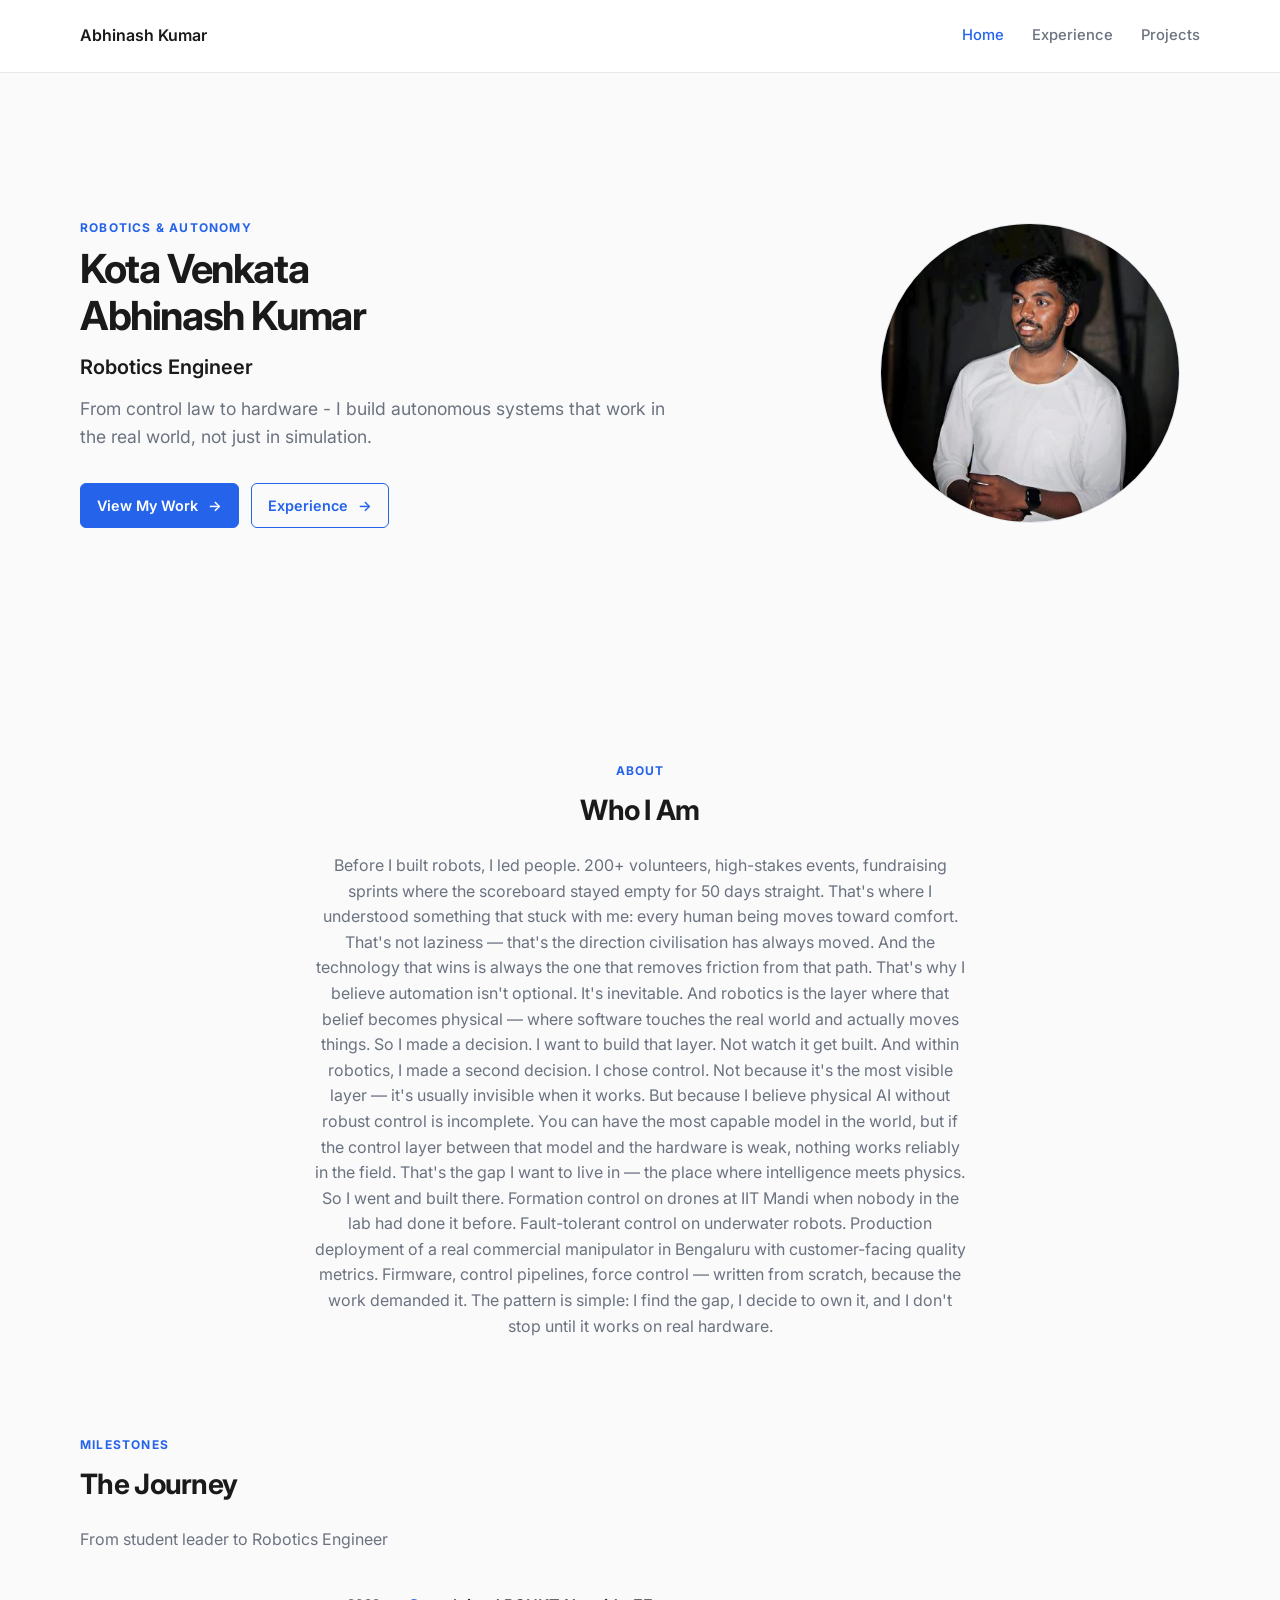
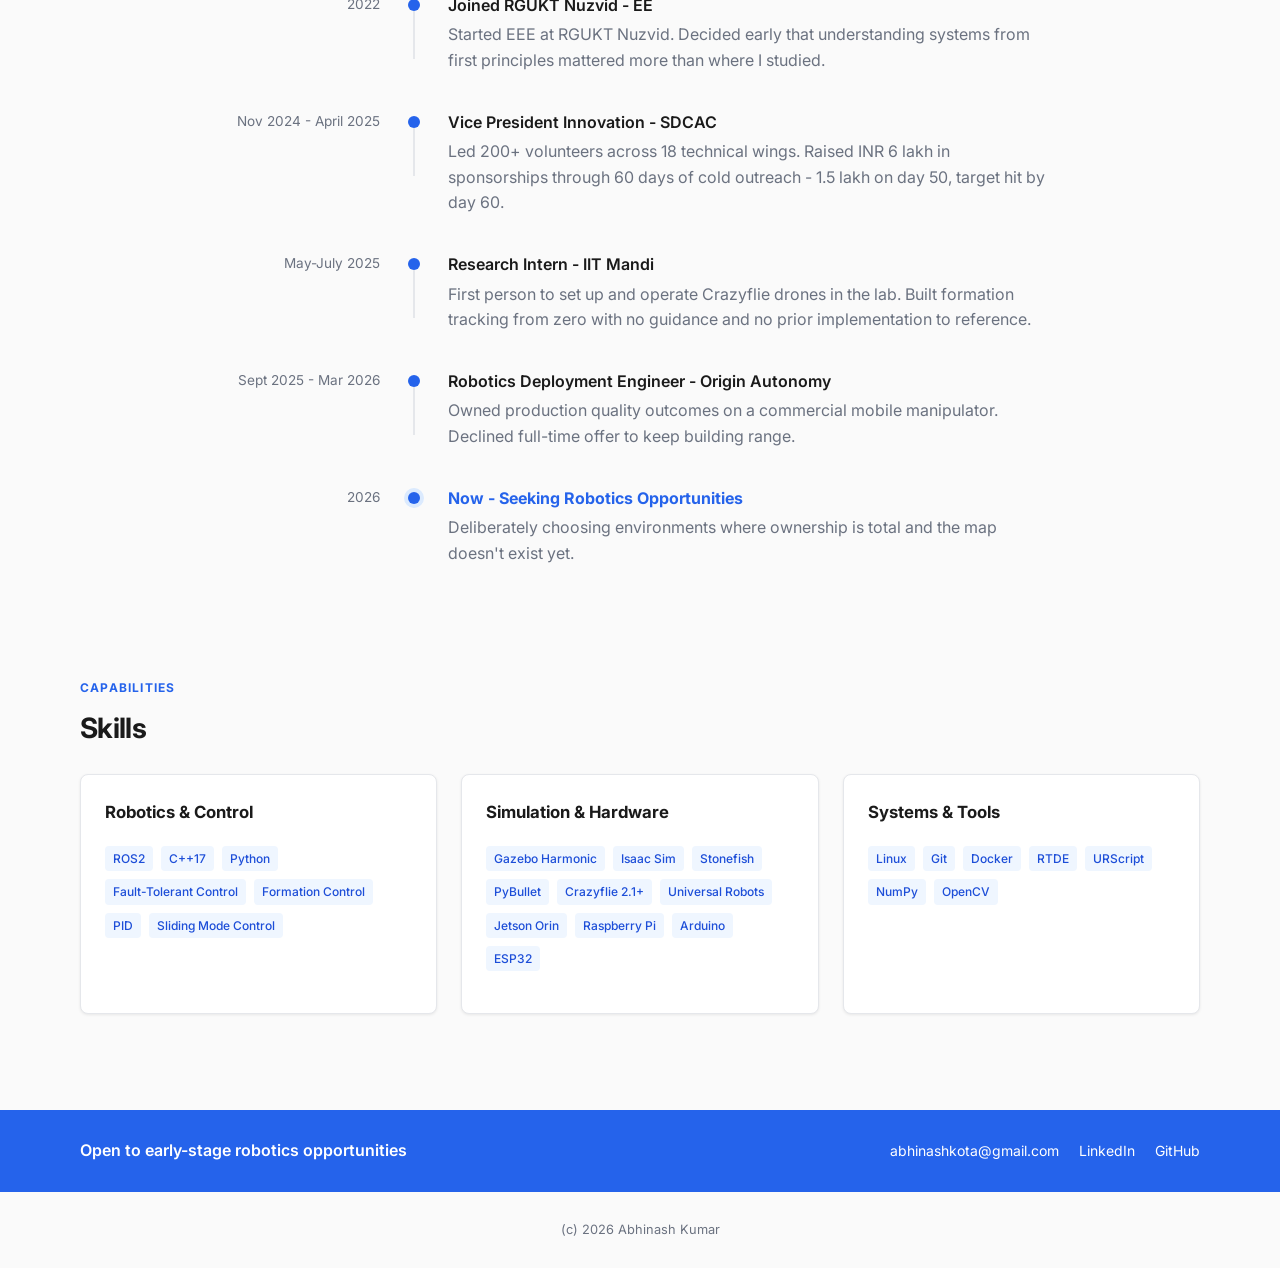
<file: index.html>
﻿<!-- To share: zip the entire portfolio/ folder and send. To host: upload to GitHub Pages or Netlify drag-and-drop. -->
<!doctype html>
<html lang="en">
<head>
  <meta charset="UTF-8">
  <meta name="viewport" content="width=device-width, initial-scale=1.0">
  <meta name="description" content="Portfolio of Kota Venkata Abhinash Kumar, Robotics Engineer.">
  <title>Abhinash Kumar | Robotics Engineer</title>
  <link rel="preconnect" href="https://fonts.googleapis.com">
  <link rel="preconnect" href="https://fonts.gstatic.com" crossorigin>
  <link href="https://fonts.googleapis.com/css2?family=Inter:wght@400;500;600;700&display=swap" rel="stylesheet">
  <link rel="stylesheet" href="style.css">
</head>
<body>
  <!-- Site navigation -->
  <header class="site-header">
<nav class="nav container" aria-label="Primary navigation">
    <a class="brand" href="index.html">Abhinash Kumar</a>
    <button class="nav-toggle" aria-label="Toggle navigation" aria-expanded="false">
<span>
</span>
<span>
</span>
<span>
</span>
</button>
    <div class="nav-links">
<a class="active" href="index.html">Home</a>
<a href="experience.html">Experience</a>
<a href="projects.html">Projects</a>
</div>
  </nav>
</header>
  <main>
    <!-- Hero -->
    <section class="hero container">
      <div class="hero-copy">
<p class="eyebrow">Robotics &amp; autonomy</p>
<h1>Kota Venkata<br>Abhinash Kumar</h1>
<p class="hero-title">Robotics Engineer</p>
<p class="lead">From control law to hardware  -  I build autonomous systems that work in the real world, not just in simulation.</p>
<div class="actions">
<a class="button primary" href="projects.html">View My Work <span> -> </span>
</a>
<a class="button secondary" href="experience.html">Experience <span> -> </span>
</a>
</div>
</div>
      <!-- /* Replace with: assets/images/profile-photo.jpg */ -->
      <img class="profile-photo" src="assets/images/profile-photo.jpg" alt="Kota Venkata Abhinash Kumar">
      <div class="profile-placeholder" role="img" aria-label="Profile Photo placeholder">
<span>Profile Photo</span>
<small>300 x 300px</small>
</div>
    </section>
    <!-- About -->
    <section class="about section-narrow">
<p class="eyebrow">About</p>
<h2>Who I Am</h2>
<p>Before I built robots, I led people.
200+ volunteers, high-stakes events, fundraising sprints where the scoreboard stayed empty for 50 days straight. That's where I understood something that stuck with me: every human being moves toward comfort. That's not laziness — that's the direction civilisation has always moved. And the technology that wins is always the one that removes friction from that path.
That's why I believe automation isn't optional. It's inevitable. And robotics is the layer where that belief becomes physical — where software touches the real world and actually moves things.
So I made a decision. I want to build that layer. Not watch it get built.
And within robotics, I made a second decision. I chose control. Not because it's the most visible layer — it's usually invisible when it works. But because I believe physical AI without robust control is incomplete. You can have the most capable model in the world, but if the control layer between that model and the hardware is weak, nothing works reliably in the field. That's the gap I want to live in — the place where intelligence meets physics.
So I went and built there. Formation control on drones at IIT Mandi when nobody in the lab had done it before. Fault-tolerant control on underwater robots. Production deployment of a real commercial manipulator in Bengaluru with customer-facing quality metrics. Firmware, control pipelines, force control — written from scratch, because the work demanded it.
The pattern is simple: I find the gap, I decide to own it, and I don't stop until it works on real hardware.</p>
</section>
    <!-- Achievement timeline -->
    <section class="journey container">
<div class="section-intro">
<p class="eyebrow">Milestones</p>
<h2>The Journey</h2>
<p>From student leader to Robotics Engineer </p>
</div>
<div class="timeline">
      <article class="timeline-item">
<p class="timeline-date">2022</p>
<div class="timeline-marker" aria-hidden="true">
</div>
<div class="timeline-content">
<h3>Joined RGUKT Nuzvid  -  EE</h3>
<p>Started EEE at RGUKT Nuzvid. Decided early that understanding systems from first principles mattered more than where I studied.</p>
</div>
</article>
      <article class="timeline-item">
<p class="timeline-date">Nov 2024 - April 2025</p>
<div class="timeline-marker" aria-hidden="true">
</div>
<div class="timeline-content">
<h3>Vice President Innovation  -  SDCAC</h3>
<p>Led 200+ volunteers across 18 technical wings. Raised INR 6 lakh in sponsorships through 60 days of cold outreach  -  1.5 lakh on day 50, target hit by day 60.</p>
</div>
</article>
      <article class="timeline-item">
<p class="timeline-date">May-July 2025</p>
<div class="timeline-marker" aria-hidden="true">
</div>
<div class="timeline-content">
<h3>Research Intern  -  IIT Mandi</h3>
<p>First person to set up and operate Crazyflie drones in the lab. Built formation tracking from zero with no guidance and no prior implementation to reference.</p>
</div>
</article>
      <article class="timeline-item">
<p class="timeline-date">Sept 2025 - Mar 2026</p>
<div class="timeline-marker" aria-hidden="true">
</div>
<div class="timeline-content">
<h3>Robotics Deployment Engineer  -  Origin Autonomy</h3>
<p>Owned production quality outcomes on a commercial mobile manipulator. Declined full-time offer to keep building range.</p>
</div>
</article>
      <article class="timeline-item current">
<p class="timeline-date">2026</p>
<div class="timeline-marker" aria-hidden="true">
</div>
<div class="timeline-content">
<h3>Now  -  Seeking Robotics Opportunities</h3>
<p>Deliberately choosing environments where ownership is total and the map doesn't exist yet.</p>
</div>
</article>
    </div>
</section>
    <!-- Skills -->
    <section class="skills container">
<div class="section-intro">
<p class="eyebrow">Capabilities</p>
<h2>Skills</h2>
</div>
<div class="skill-grid">
      <article class="card skill-card">
<h3>Robotics &amp; Control</h3>
<div class="tags">
<span>ROS2</span>
<span>C++17</span>
<span>Python</span>
<span>Fault-Tolerant Control</span>
<span>Formation Control</span>
<span>PID</span>
<span>Sliding Mode Control</span>
</div>
</article>
      <article class="card skill-card">
<h3>Simulation &amp; Hardware</h3>
<div class="tags">
<span>Gazebo Harmonic</span>
<span>Isaac Sim</span>
<span>Stonefish</span>
<span>PyBullet</span>
<span>Crazyflie 2.1+</span>
<span>Universal Robots</span>
<span>Jetson Orin</span>
<span>Raspberry Pi</span>
<span>Arduino</span>
<span>ESP32</span>
</div>
</article>
      <article class="card skill-card">
<h3>Systems &amp; Tools</h3>
<div class="tags">
<span>Linux</span>
<span>Git</span>
<span>Docker</span>
<span>RTDE</span>
<span>URScript</span>
<span>NumPy</span>
<span>OpenCV</span>
</div>
</article>
    </div>
</section>
    <!-- Contact -->
    <section class="contact-strip">
<div class="container contact-content">
<p>Open to early-stage robotics opportunities</p>
<div>
<a href="mailto:abhinashkota@gmail.com">abhinashkota@gmail.com</a>
<a href="https://linkedin.com/in/kota-abhinash" target="_blank" rel="noopener">LinkedIn</a>
<a href="https://github.com/AbhinashKumar-kota" target="_blank" rel="noopener">GitHub</a>
</div>
</div>
</section>
  </main>
  <!-- Footer -->
<footer>(c) 2026 Abhinash Kumar</footer>
<script src="script.js">
</script>
</body>
</html>
</file>
<file: style.css>
﻿:root{--bg:#FAFAFA;--text:#1A1A1A;--accent:#2563EB;--card:#FFF;--border:#E5E7EB;--muted:#6B7280;--placeholder:#F3F4F6;--dark:#1F2937;--amber:#B45309;--amber-bg:#FEF3C7;--shadow:0 1px 3px rgba(0,0,0,.08);--radius:8px;--space:8px;--container:1120px}
*{box-sizing:border-box}
html{scroll-behavior:smooth}
body{margin:0;background:var(--bg);color:var(--text);font-family:Inter,Arial,sans-serif;font-size:16px;line-height:1.6}
.container{width:min(calc(100% - 48px),var(--container));margin:auto}
.site-header{position:sticky;top:0;z-index:10;background:#fff;border-bottom:1px solid var(--border)}
.nav{height:72px;display:flex;align-items:center;justify-content:space-between}
.brand{font-weight:600;color:var(--text);text-decoration:none}
.nav-links{display:flex;align-items:center;gap:28px}
.nav-links a{color:var(--muted);font-size:.925rem;font-weight:500;text-decoration:none;transition:color .2s ease}
.nav-links a:hover,.nav-links .active{color:var(--accent)}
.nav-toggle{display:none;border:0;background:transparent;padding:8px;cursor:pointer}
.nav-toggle span{display:block;width:22px;height:2px;background:var(--text);margin:4px}
.hero{display:grid;grid-template-columns:1fr 320px;gap:80px;align-items:center;min-height:600px;padding:80px 0}
.eyebrow,.project-number,.small-label{margin:0 0 8px;color:var(--accent);font-size:.75rem;font-weight:700;letter-spacing:.1em;text-transform:uppercase}
.hero h1,.page-heading h1{font-size:2.5rem;line-height:1.18;letter-spacing:-.035em;margin:0}
.hero-title{font-size:1.25rem;font-weight:600;margin:12px 0}
.lead{font-size:1.1rem;color:var(--muted);max-width:600px;margin:0}
.actions{display:flex;gap:12px;margin-top:32px}
.button{display:inline-flex;align-items:center;gap:10px;border:1px solid var(--accent);border-radius:6px;padding:10px 16px;font-size:.9rem;font-weight:600;text-decoration:none;transition:all .2s ease}
.button.primary{background:var(--accent);color:#fff}
.button.secondary{color:var(--accent);background:transparent}
.button:hover{transform:translateY(-1px);box-shadow:var(--shadow)}
.profile-placeholder{height:300px;width:300px;border-radius:50%;background:var(--placeholder);border:1px dashed #D1D5DB;color:var(--muted);display:flex;flex-direction:column;align-items:center;justify-content:center;text-align:center}
.profile-photo{width:300px;height:300px;object-fit:cover;border-radius:50%;border:1px solid var(--border)}
.profile-photo.image-ready+.profile-placeholder{display:none}
.profile-photo.image-missing{display:none}
.placeholder small,.profile-placeholder small,.video-placeholder small{display:block;font-size:.75rem;margin-top:4px;color:var(--muted)}
.section-narrow{max-width:700px;margin:0 auto;padding:88px 24px 96px;text-align:center}
.section-narrow h2,.section-intro h2{font-size:1.75rem;letter-spacing:-.025em;margin:0 0 20px}
.section-narrow p:last-child{color:var(--muted);margin:0}
.skills{padding:16px 0 96px}
.section-intro{margin-bottom:24px}
.skill-grid{display:grid;grid-template-columns:repeat(3,1fr);gap:24px}
.card{background:var(--card);border:1px solid var(--border);border-radius:var(--radius);box-shadow:var(--shadow)}
.skill-card{padding:24px}
.skill-card h3{font-size:1.05rem;margin:0 0 20px}
.tags{display:flex;flex-wrap:wrap;gap:8px;margin:18px 0}
.tags span{font-size:.75rem;background:#EFF6FF;color:#1D4ED8;padding:3px 8px;border-radius:4px;font-weight:500}
.contact-strip{background:var(--accent);color:#fff;padding:28px 0}
.contact-content{display:flex;justify-content:space-between;align-items:center;gap:24px}
.contact-content p{font-weight:600;margin:0}
.contact-content div{display:flex;gap:20px}
.contact-content a{color:#fff;text-decoration:none;font-size:.875rem}
.contact-content a:hover{text-decoration:underline}
footer{text-align:center;color:var(--muted);font-size:.8rem;padding:28px 24px}
.page{padding-top:72px}
.page-heading{padding-bottom:56px}
.page-heading h1{margin-bottom:8px}
.page-heading>p:last-child{color:var(--muted);margin:0}
.experience-card{display:grid;grid-template-columns:minmax(0,1.1fr) minmax(340px,.9fr);gap:48px;padding:40px 0;border-top:1px solid var(--border)}
.experience-card:last-of-type{border-bottom:1px solid var(--border)}
.company{font-weight:700;margin:0;color:var(--accent)}
.company span{color:var(--muted);font-weight:400}
.experience-copy h2,.project-copy h2{font-size:1.5rem;letter-spacing:-.025em;line-height:1.3;margin:4px 0}
.meta{font-size:.875rem;color:var(--muted);margin:0}
.experience-copy section{margin-top:28px}
.experience-copy h3{font-size:.8rem;text-transform:uppercase;letter-spacing:.08em;margin:0 0 8px}
.experience-copy section p,.experience-copy li{color:#374151}
.experience-copy ul,.highlights{padding-left:20px;margin:8px 0}
.experience-copy li,.highlights li{margin-bottom:8px}
.results li::marker{color:var(--accent)}
.media-grid{display:grid;grid-template-columns:1fr;gap:16px;align-content:start}
.origin-media-grid{display:block}
.origin-media-gallery{display:flex;gap:16px;overflow-x:auto;padding:0 0 12px;scroll-snap-type:x mandatory;scrollbar-color:var(--border) transparent}
.origin-media-slide{flex:0 0 100%;scroll-snap-align:start;margin:0;background:var(--card);border:1px solid var(--border);border-radius:var(--radius);box-shadow:var(--shadow);overflow:hidden}
.origin-slide-image,.origin-slide-video{display:block;width:100%;height:auto;aspect-ratio:16/9;min-height:0;border:0;border-radius:0;object-fit:contain;background:var(--placeholder)}
.origin-setup-image{object-fit:cover}
.origin-media-slide figcaption{padding:10px 14px;color:var(--muted);font-size:.8rem}
.gallery-hint{margin:4px 0 0;color:var(--muted);font-size:.8rem;text-align:right}
.placeholder{background:var(--placeholder);border:1px dashed #D1D5DB;color:var(--muted);display:flex;flex-direction:column;align-items:center;justify-content:center;text-align:center;padding:24px;font-size:.875rem;line-height:1.4}
.media-image{display:block;width:100%;height:100%;object-fit:cover;border:1px solid var(--border);border-radius:var(--radius)}
.media-image.diagram{object-fit:contain;background:#FFFFFF}
.media-image.technical-figure{height:auto;object-fit:contain;background:#FFFFFF}
.media-image.blue-rov-architecture,.media-image.blue-rov-result,.media-image.bmo-architecture,.media-image.bmo-workflow{min-height:0;aspect-ratio:auto}
.media-image.blue-rov-architecture{width:85%;max-height:210px;margin:0 auto}
.media-image.bmo-workflow{width:auto;max-width:100%;max-height:390px;margin:0 auto}
.media-image.formation-image{width:100%;min-height:0;aspect-ratio:auto}
.media-image.image-ready+.placeholder{display:none}
.media-image.image-missing{display:none}
.zoomable-image{cursor:zoom-in}
.image-modal{max-width:min(94vw,1440px);max-height:94vh;margin:auto;padding:0;border:0;border-radius:var(--radius);background:var(--dark);box-shadow:0 16px 48px rgba(0,0,0,.35)}
.image-modal::backdrop{background:rgba(17,24,39,.82)}
.image-modal-content{display:block;max-width:94vw;max-height:90vh;width:auto;height:auto;object-fit:contain}
.image-modal-close{position:absolute;top:10px;right:10px;width:36px;height:36px;border:0;border-radius:50%;background:rgba(255,255,255,.92);color:var(--text);font-size:1.75rem;line-height:1;cursor:pointer}
.project-video{display:block;width:100%;height:auto;min-height:250px;aspect-ratio:16/9;object-fit:contain;background:var(--dark);border:1px solid var(--border);border-radius:var(--radius)}
.project-video.blue-rov-video{min-height:0;aspect-ratio:auto}
.media-video{display:block;width:100%;height:auto;min-height:250px;aspect-ratio:16/9;object-fit:contain;background:var(--dark);border:1px solid var(--border);border-radius:var(--radius)}
.media-video.origin-slide-video{min-height:0;border:0;border-radius:0}
.landscape{min-height:250px}
.portraitish{min-height:300px}
.education{padding:32px;margin:72px 0 16px}
.education h2{font-size:1.25rem;margin:0 0 24px}
.education-info{display:grid;grid-template-columns:1fr .7fr 2fr;gap:24px}
.education-info p{color:var(--muted);margin:0;font-size:.9rem}
.education-info strong{color:var(--text)}
.project-card{display:grid;grid-template-columns:minmax(0,1.15fr) minmax(340px,.85fr);gap:48px;padding:56px 0;border-top:1px solid var(--border)}
.project-card.reverse .project-copy{order:2}
.project-card.reverse .project-media{order:1}
.project-summary{color:var(--muted);margin:18px 0 24px}
.diagram{min-height:300px}
.project-media{display:flex;flex-direction:column;gap:16px;justify-content:center}
.project-media>.media-image,.project-media>.project-video{flex:none}
.result-image{min-height:350px}
.stat-grid{display:grid;grid-template-columns:repeat(3,1fr);gap:8px;margin:16px 0}
.stat-grid div{border:1px solid var(--border);border-radius:6px;padding:12px}
.stat-grid strong{display:block;font-size:1.1rem;color:var(--accent)}
.stat-grid span{display:block;font-size:.7rem;color:var(--muted);line-height:1.35;margin-top:4px}
blockquote{border-left:3px solid var(--accent);padding-left:14px;margin:24px 0;color:#374151;font-weight:500}
.highlights{color:#374151;margin-bottom:28px}
.status{display:inline-block;vertical-align:middle;font-size:.7rem;font-weight:600;letter-spacing:0;background:var(--amber-bg);color:var(--amber);border-radius:999px;padding:3px 8px;margin-left:4px}
.video-placeholder{min-height:350px;background:var(--dark);color:#fff;display:flex;flex-direction:column;justify-content:center;align-items:center;text-align:center;padding:24px}
.video-placeholder p{margin:12px 0 0;font-size:.875rem}
.video-placeholder small{color:#D1D5DB}
.bmo-video-slot{min-height:220px;margin:24px 0}
.play{display:grid;place-items:center;width:52px;height:52px;border:2px solid #fff;border-radius:50%;padding-left:3px}
.three-media{display:grid;grid-template-columns:1fr 1fr}
.three-media .result-image{grid-column:span 2;min-height:280px}
.compact{align-items:center}
.compact .project-media .landscape{min-height:280px}

@media(max-width:768px){.container{width:min(calc(100% - 32px),var(--container))}
.nav{height:64px;position:relative}
.nav-toggle{display:block}
.nav-links{display:none;position:absolute;right:0;top:63px;width:180px;padding:16px;background:#fff;border:1px solid var(--border);border-radius:0 0 var(--radius) var(--radius);box-shadow:var(--shadow);flex-direction:column;align-items:flex-start;gap:14px}
.nav-links.open{display:flex}
.hero{grid-template-columns:1fr;gap:40px;min-height:0;padding:64px 0}
.profile-placeholder{width:220px;height:220px;grid-row:1;justify-self:start}
.profile-photo{width:220px;height:220px;grid-row:1;justify-self:start}
.hero h1,.page-heading h1{font-size:2.15rem}
.section-narrow{padding:64px 24px}
.skills{padding-bottom:64px}
.skill-grid,.education-info{grid-template-columns:1fr}
.contact-content{align-items:flex-start;flex-direction:column}
.contact-content div{flex-wrap:wrap;gap:8px 16px}
.page{padding-top:48px}
.page-heading{padding-bottom:40px}
.experience-card,.project-card{grid-template-columns:1fr;gap:28px;padding:40px 0}
.project-card.reverse .project-copy,.project-card.reverse .project-media{order:initial}
.education{margin-top:48px;padding:24px}
.diagram{min-height:230px}
.result-image,.video-placeholder{min-height:250px}
.stat-grid{grid-template-columns:1fr}
.three-media{grid-template-columns:1fr}
.three-media .result-image{grid-column:auto}
.actions{flex-wrap:wrap}
}

/* === TIMELINE COMPONENT === */
.identity-statement{color:var(--accent)!important;font-size:1.15rem;font-weight:600;margin:0 0 16px}
.journey{padding:0 0 96px}
.journey .section-intro{max-width:700px}
.journey .section-intro>p:last-child{color:var(--muted);margin:0}
.timeline{max-width:820px;margin:40px auto 0}
.timeline-item{display:grid;grid-template-columns:150px 28px 1fr;gap:20px;position:relative;padding-bottom:36px}
.timeline-item:last-child{padding-bottom:0}
.timeline-date{color:var(--muted);font-size:.85rem;margin:0;text-align:right;padding-top:1px}
.timeline-marker{position:relative;width:12px;height:12px;background:var(--accent);border-radius:50%;margin-top:6px;margin-left:8px}
.timeline-marker::after{content:"";position:absolute;top:12px;left:5px;width:2px;height:calc(100% + 36px);background:var(--border)}
.timeline-item:last-child .timeline-marker::after{display:none}
.timeline-content h3{font-size:1rem;margin:0 0 4px;font-weight:600}
.timeline-content p{color:var(--muted);margin:0}
.timeline-item.current .timeline-marker{box-shadow:0 0 0 4px #DBEAFE}
.timeline-item.current .timeline-content h3{font-weight:700;color:var(--accent)}

/* === TRAIT CALLOUT BOX === */
.trait-callout{border-left:3px solid var(--accent);background:#EFF6FF;border-radius:4px;padding:16px;margin-top:16px}
.experience-copy .trait-callout p{margin:0;color:var(--text);font-size:.95rem}
.experience-copy .trait-callout .callout-label{color:var(--muted);font-size:.75rem;font-weight:600;letter-spacing:.08em;text-transform:uppercase;margin-bottom:8px}
.experience-copy .trait-callout .callout-note{color:var(--muted);font-size:.875rem;font-style:italic;margin-top:10px}

@media(max-width:768px){
  .timeline-item{grid-template-columns:1fr;padding-left:28px;gap:0}
  .timeline-date{text-align:left;padding:0;margin-bottom:4px}
  .timeline-marker{position:absolute;left:0;top:0;margin:6px 0 0}
  .timeline-marker::after{height:calc(100% + 30px)}
  .journey{padding-bottom:64px}
}
</file>
